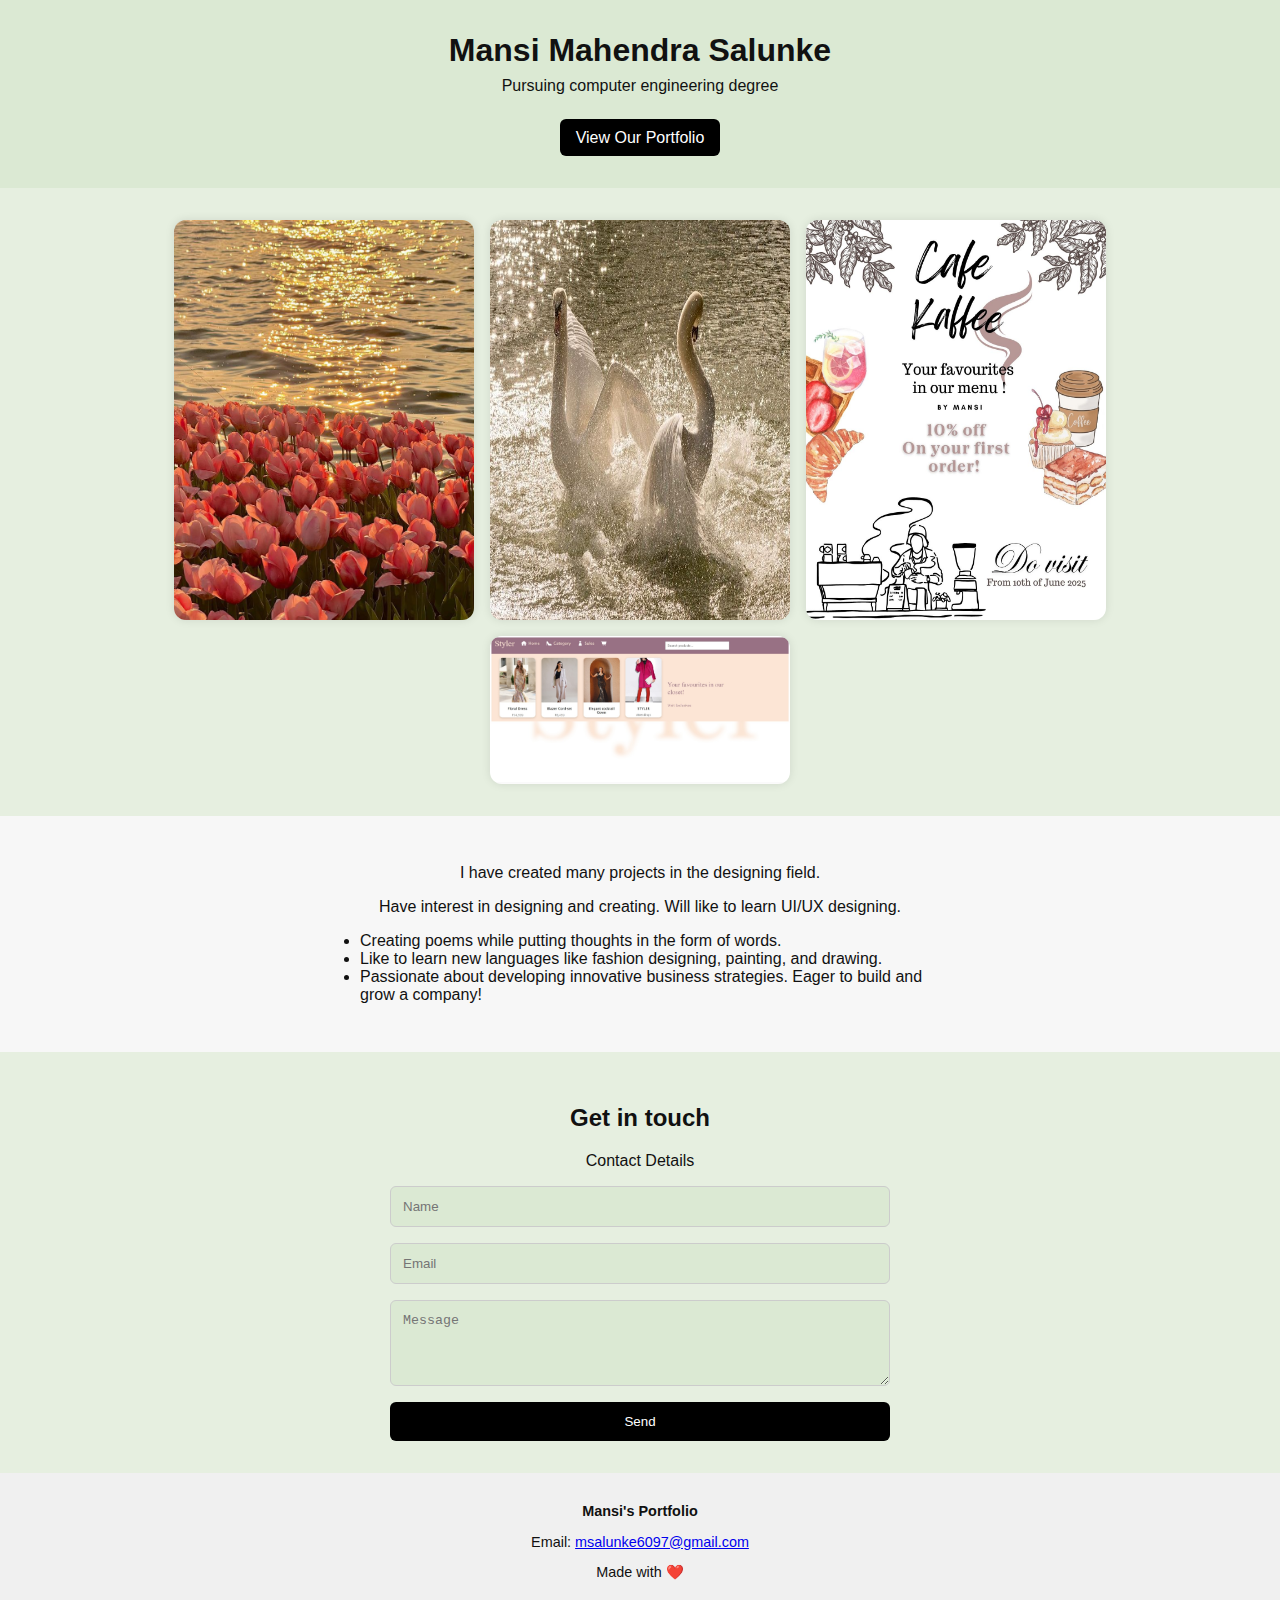
<file: portfolio.html>
<!DOCTYPE html>
<html lang="en">
<head>
  <meta charset="UTF-8" />
  <meta name="viewport" content="width=device-width, initial-scale=1.0"/>
  <title>Mansi's Portfolio</title>
  <link rel="stylesheet" href="style.css" />
</head>
<body>
  <header>
    <h1>Mansi Mahendra Salunke</h1>
    <p>Pursuing computer engineering degree</p>
    <a class="cta" href="#portfolio">View Our Portfolio</a>
  </header>

  <section id="portfolio" class="gallery">
    <img src="flowers.jpg" alt="Flowers & lake"/>
    <img src="fad23642f33526d518a2345908cde73d.jpg" alt="Fashion App"/>
    <img src="Cafe.jpg" alt="Cafe Kaffee Promo"/>
    <img src="fashion(myproject).jpeg" alt="project"/>
  </section>

  <section class="bio">
    <p>I have created many projects in the designing field.</p>
    <p>Have interest in designing and creating. Will like to learn UI/UX designing.</p>
    <ul>
      <li>Creating poems while putting thoughts in the form of words.</li>
      <li>Like to learn new languages like fashion designing, painting, and drawing.</li>
      <li>Passionate about developing innovative business strategies. Eager to build and grow a company!</li>
    </ul>
  </section>

  <section class="contact">
    <h2>Get in touch</h2>
    <p>Contact Details</p>
    <form>
      <input type="text" name="name" placeholder="Name" required />
      <input type="email" name="email" placeholder="Email" required />
      <textarea name="message" rows="4" placeholder="Message"></textarea>
      <button type="submit">Send</button>
    </form>
  </section>

  <footer>
    <p><strong>Mansi's Portfolio</strong></p>
    <p>Email: <a href="mailto:msalunke6097@gmail.com">msalunke6097@gmail.com</a></p>
    <p>Made with ❤️</p>
  </footer>
</body>
</html>
</file>
<file: style.css>
body {
  margin: 0;
  font-family: 'Segoe UI', sans-serif;
  background-color: #e6efe0;
  color: #111;
}

header {
  text-align: center;
  padding: 2rem 1rem;
  background-color: #dbe9d3;
}

header h1 {
  font-size: 2rem;
  margin: 0;
}

header p {
  font-size: 1rem;
  margin: 0.5rem 0;
}

.cta {
  display: inline-block;
  margin-top: 1rem;
  background: black;
  color: white;
  padding: 0.6rem 1rem;
  border-radius: 6px;
  text-decoration: none;
}

.gallery {
  display: flex;
  flex-wrap: wrap;
  gap: 1rem;
  justify-content: center;
  padding: 2rem;
}

.gallery img {
  max-width: 300px;
  height: auto;
  border-radius: 12px;
  box-shadow: 0 0 10px rgba(0,0,0,0.1);
}

.bio {
  padding: 2rem;
  background: #f7f7f7;
  text-align: center;
}

.bio ul {
  list-style: disc;
  margin: 1rem auto;
  max-width: 600px;
  text-align: left;
}

.contact {
  padding: 2rem;
  text-align: center;
}

form {
  display: flex;
  flex-direction: column;
  gap: 1rem;
  max-width: 500px;
  margin: auto;
}

input, textarea {
  padding: 0.75rem;
  border: 1px solid #ccc;
  border-radius: 6px;
  background-color: #dbe9d3;
}

button {
  background: black;
  color: white;
  border: none;
  padding: 0.75rem;
  cursor: pointer;
  border-radius: 6px;
}

footer {
  text-align: center;
  padding: 1rem;
  background: #f0f0f0;
  font-size: 0.9rem;
}
</file>
